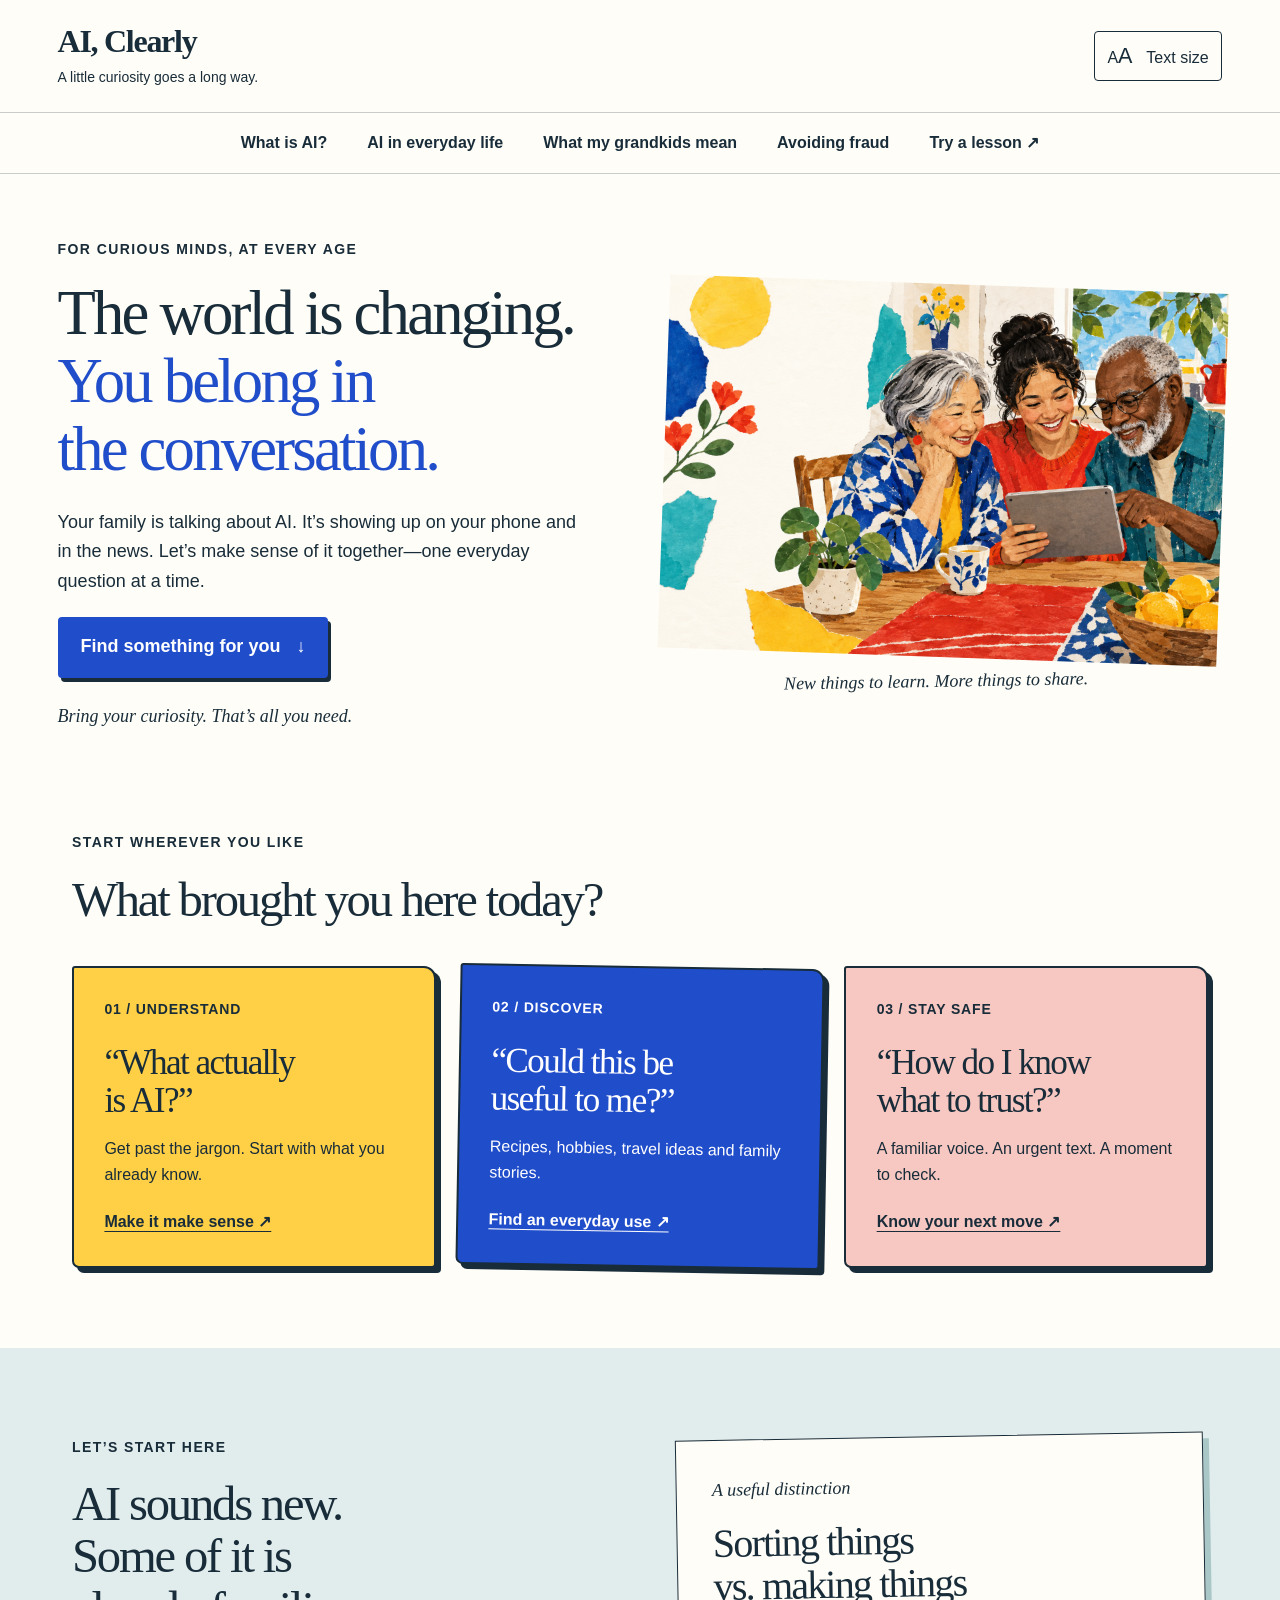
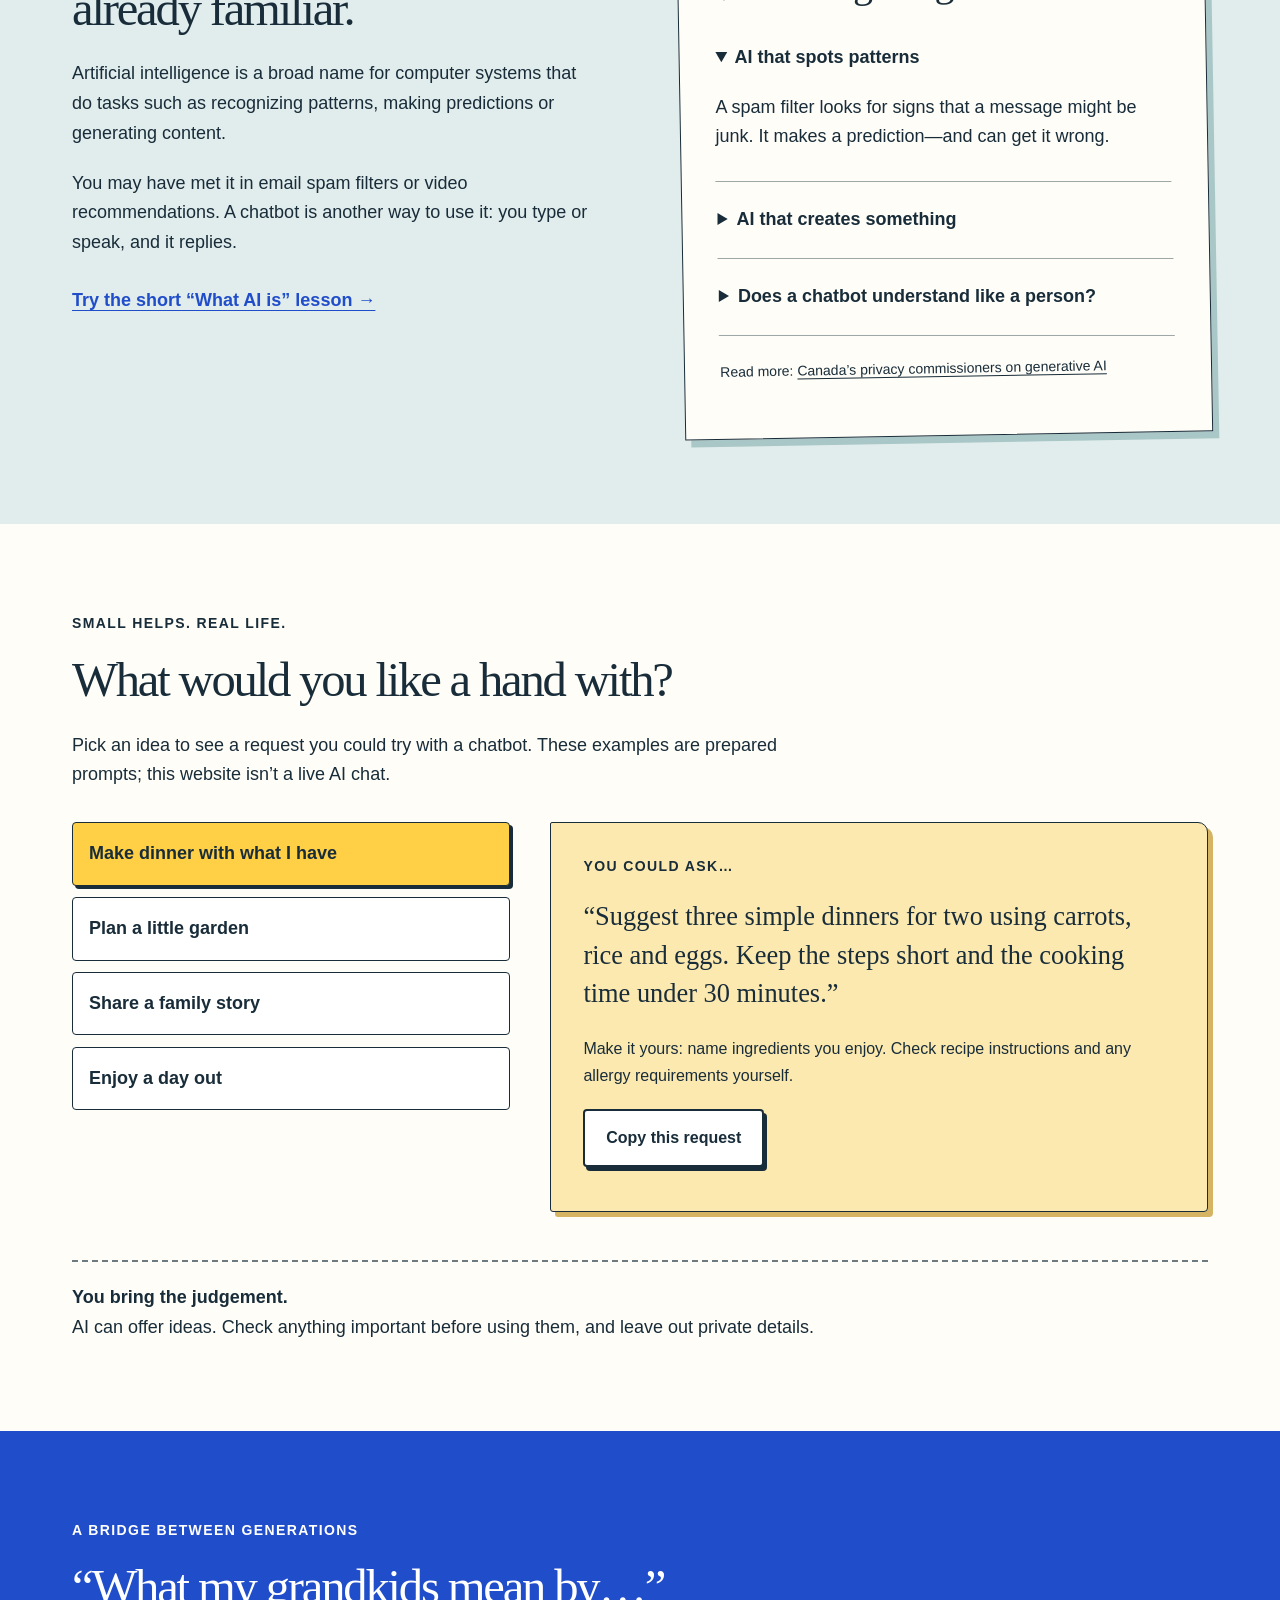
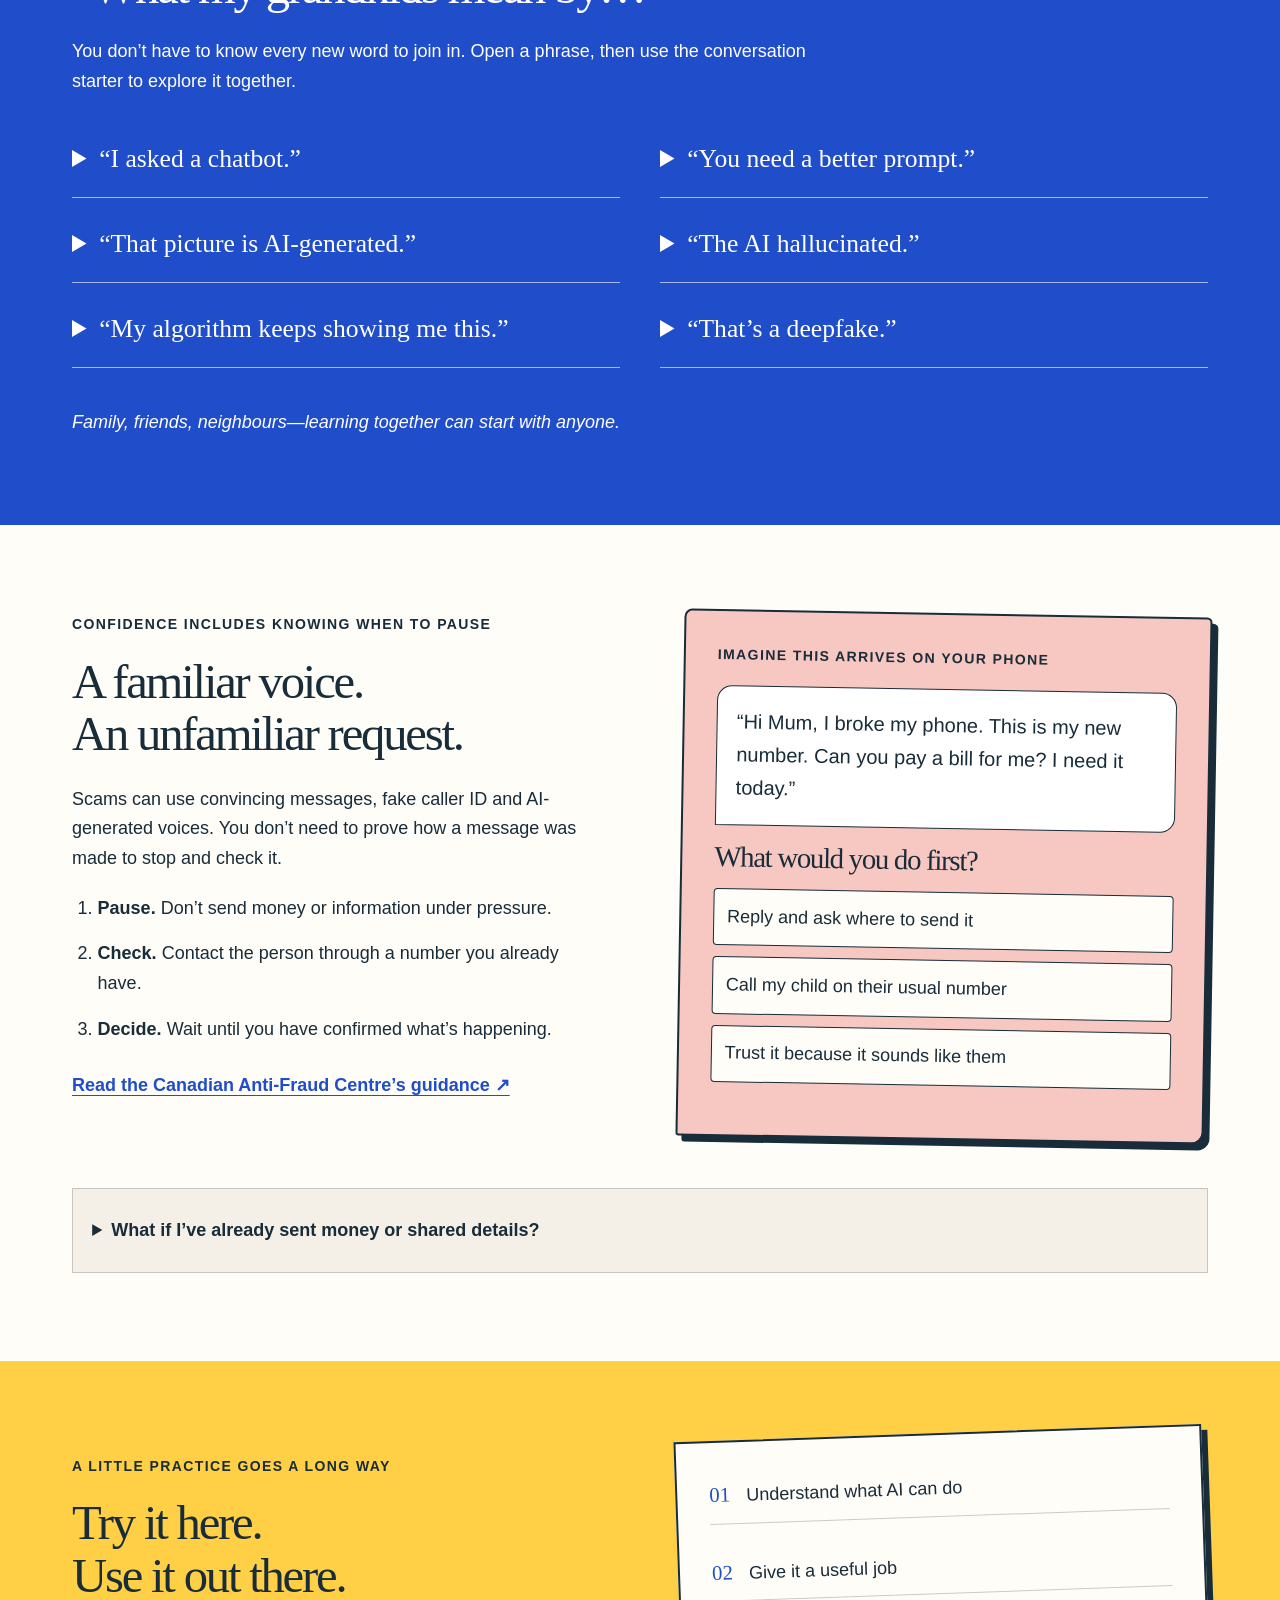
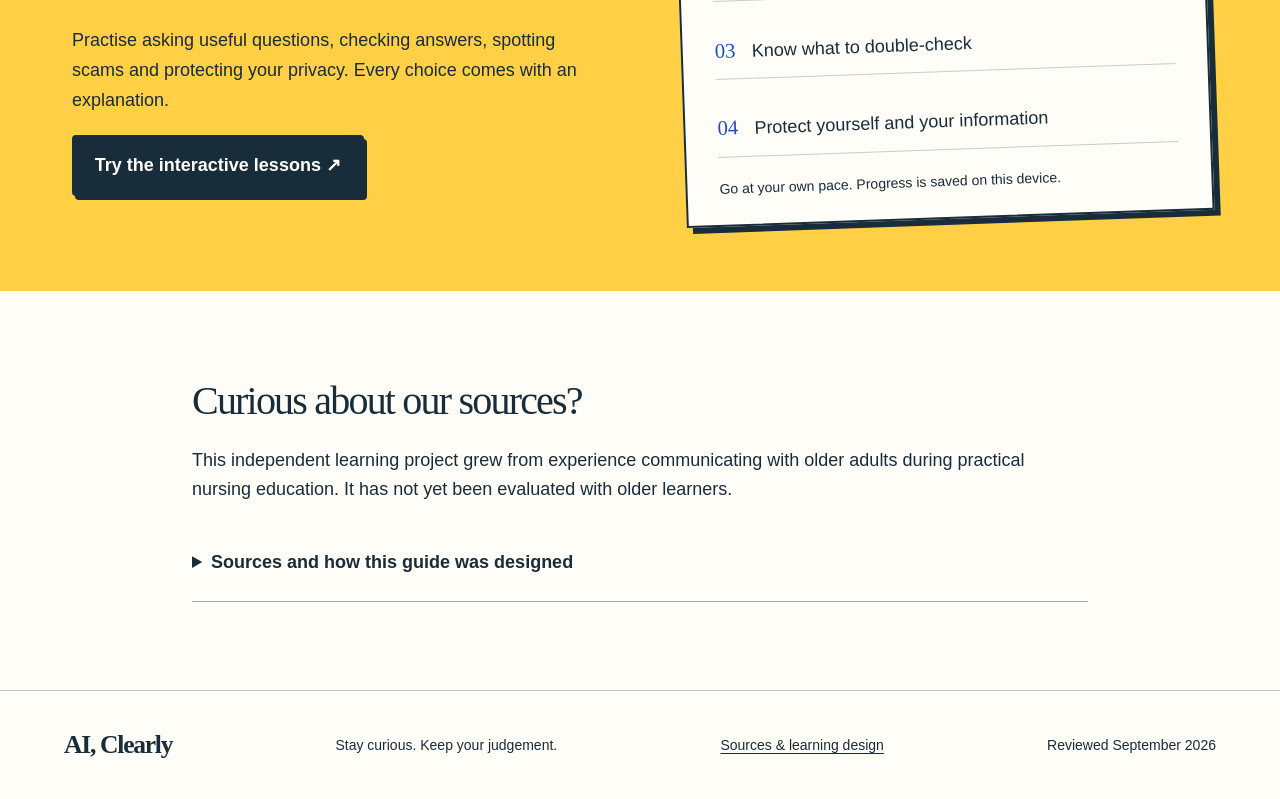
<file: docs/index.html>
<!doctype html>
<html lang="en"><head><meta charset="utf-8"><meta name="viewport" content="width=device-width,initial-scale=1"><title>AI, Clearly — A little curiosity goes a long way</title><meta name="description" content="Explore AI for everyday life. Friendly explanations, family conversations, fraud prevention and short interactive lessons for older adults."><meta name="theme-color" content="#204dca"><link rel="icon" href="favicon.svg" type="image/svg+xml"><link rel="stylesheet" href="home.css"></head>
<body><a href="#main" class="skip">Skip to content</a>
<header><a class="brand" href="index.html">AI, Clearly<span>A little curiosity goes a long way.</span></a><button id="size" type="button" aria-pressed="false">A<span class="larger">A</span> Text size</button></header>
<nav class="main-nav" aria-label="Main navigation"><a href="#what-is-ai">What is AI?</a><a href="#everyday">AI in everyday life</a><a href="#family">What my grandkids mean</a><a href="#fraud">Avoiding fraud</a><a href="lesson.html">Try a lesson <span aria-hidden="true">↗</span></a></nav>
<main id="main">
<section class="hero"><div class="hero-copy"><p class="eyebrow">For curious minds, at every age</p><h1>The world is changing.<br><em>You belong in<br>the conversation.</em></h1><p>Your family is talking about AI. It’s showing up on your phone and in the news. Let’s make sense of it together—one everyday question at a time.</p><a class="button" href="#explore">Find something for you <span aria-hidden="true">↓</span></a><p class="handnote">Bring your curiosity. That’s all you need.</p></div><figure class="hero-art"><img src="assets/family-collage.png" width="1536" height="1024" alt="Paper-cut illustration of two older adults and a younger family member enjoying a tablet together."><figcaption>New things to learn. More things to share.</figcaption></figure></section>
<section id="explore" class="explore wrap"><p class="eyebrow">Start wherever you like</p><h2>What brought you here today?</h2><div class="path-grid"><a class="path yellow" href="#what-is-ai"><span class="number">01 / UNDERSTAND</span><h3>“What actually<br>is AI?”</h3><p>Get past the jargon. Start with what you already know.</p><span class="path-link">Make it make sense ↗</span></a><a class="path blue" href="#everyday"><span class="number">02 / DISCOVER</span><h3>“Could this be<br>useful to me?”</h3><p>Recipes, hobbies, travel ideas and family stories.</p><span class="path-link">Find an everyday use ↗</span></a><a class="path pink" href="#fraud"><span class="number">03 / STAY SAFE</span><h3>“How do I know<br>what to trust?”</h3><p>A familiar voice. An urgent text. A moment to check.</p><span class="path-link">Know your next move ↗</span></a></div></section>
<section id="what-is-ai" class="understand section"><div class="wrap two-col"><div><p class="eyebrow">Let’s start here</p><h2>AI sounds new.<br>Some of it is<br>already familiar.</h2><p>Artificial intelligence is a broad name for computer systems that do tasks such as recognizing patterns, making predictions or generating content.</p><p>You may have met it in email spam filters or video recommendations. A chatbot is another way to use it: you type or speak, and it replies.</p><a class="text-link" href="lesson.html#1">Try the short “What AI is” lesson →</a></div><div class="paper"><span class="handnote">A useful distinction</span><h3>Sorting things<br>vs. making things</h3><details open><summary>AI that spots patterns</summary><p>A spam filter looks for signs that a message might be junk. It makes a prediction—and can get it wrong.</p></details><details><summary>AI that creates something</summary><p>Generative AI produces new text, pictures or audio using patterns learned during training. Ask for a birthday poem and it creates one, rather than simply finding an existing poem.</p></details><details><summary>Does a chatbot understand like a person?</summary><p>It can follow instructions and produce helpful explanations. But fluent conversation is not proof of human understanding, feelings or accuracy. Check facts that matter.</p></details><p class="source">Read more: <a href="https://www.priv.gc.ca/en/privacy-topics/technology/artificial-intelligence/gd_principles_ai/">Canada’s privacy commissioners on generative AI</a></p></div></div></section>
<section id="everyday" class="section wrap"><p class="eyebrow">Small helps. Real life.</p><h2>What would you like a hand with?</h2><p class="intro">Pick an idea to see a request you could try with a chatbot. These examples are prepared prompts; this website isn’t a live AI chat.</p><div class="everyday-layout"><div class="idea-buttons" role="group" aria-label="Choose an everyday activity"><button type="button" data-idea="dinner" aria-pressed="true">Make dinner with what I have</button><button type="button" data-idea="garden" aria-pressed="false">Plan a little garden</button><button type="button" data-idea="stories" aria-pressed="false">Share a family story</button><button type="button" data-idea="trip" aria-pressed="false">Enjoy a day out</button></div><article class="prompt-paper" aria-live="polite"><p class="eyebrow">You could ask…</p><blockquote id="prompt"></blockquote><p id="promptTip"></p><button class="button secondary" id="copy" type="button">Copy this request</button><span id="copyStatus" role="status"></span></article></div><div class="note-strip"><strong>You bring the judgement.</strong> AI can offer ideas. Check anything important before using them, and leave out private details.</div></section>
<section id="family" class="family section"><div class="wrap"><p class="eyebrow">A bridge between generations</p><h2>“What my grandkids mean by…”</h2><p class="intro">You don’t have to know every new word to join in. Open a phrase, then use the conversation starter to explore it together.</p><div class="word-grid"><details><summary>“I asked a chatbot.”</summary><p>A chatbot is a tool you can have a written or spoken conversation with. Some generate replies using AI. A friendly reply doesn’t mean there is a person on the other end.</p><p class="conversation"><strong>Ask them:</strong> “What do you find it useful for? Can you show me?”</p></details><details><summary>“You need a better prompt.”</summary><p>A prompt is the request or information you give an AI. Saying what you need, what matters and how you want the answer can help it respond usefully.</p><p class="conversation"><strong>Try together:</strong> Ask for a birthday message, then ask for a funnier version.</p></details><details><summary>“That picture is AI-generated.”</summary><p>AI made or changed the picture. It may look like a photograph of something that never happened. Looks alone may not reveal whether it’s real.</p><p class="conversation"><strong>Ask them:</strong> “Where did it come from? Can we find the original?”</p></details><details><summary>“The AI hallucinated.”</summary><p>That means it generated false or unsupported information. It might invent a fact or a source while sounding completely confident.</p><p class="conversation"><strong>Ask them:</strong> “How did you check the answer?”</p></details><details><summary>“My algorithm keeps showing me this.”</summary><p>An algorithm is a set of steps a computer follows. Here, they mean a recommendation system choosing what appears in their feed. Not every algorithm is AI.</p><p class="conversation"><strong>Ask them:</strong> “Do you think we see the same news and videos?”</p></details><details><summary>“That’s a deepfake.”</summary><p>AI-generated or altered audio, images or video can make a real person appear to say or do something they didn’t. Some are entertainment; others are deceptive.</p><p class="conversation"><strong>Try together:</strong> Agree to verify unusual requests using a number you already know.</p></details></div><p class="family-note">Family, friends, neighbours—learning together can start with anyone.</p></div></section>
<section id="fraud" class="section wrap"><div class="two-col"><div><p class="eyebrow">Confidence includes knowing when to pause</p><h2>A familiar voice.<br>An unfamiliar request.</h2><p>Scams can use convincing messages, fake caller ID and AI-generated voices. You don’t need to prove how a message was made to stop and check it.</p><ol class="routine"><li><strong>Pause.</strong> Don’t send money or information under pressure.</li><li><strong>Check.</strong> Contact the person through a number you already have.</li><li><strong>Decide.</strong> Wait until you have confirmed what’s happening.</li></ol><a class="text-link" href="https://antifraudcentre-centreantifraude.ca/scams-fraudes/emergency-urgence-eng.htm">Read the Canadian Anti-Fraud Centre’s guidance ↗</a></div><article class="message-card"><p class="eyebrow">Imagine this arrives on your phone</p><blockquote>“Hi Mum, I broke my phone. This is my new number. Can you pay a bill for me? I need it today.”</blockquote><h3>What would you do first?</h3><div class="fraud-choices"><button type="button" data-safe="false">Reply and ask where to send it</button><button type="button" data-safe="true">Call my child on their usual number</button><button type="button" data-safe="false">Trust it because it sounds like them</button></div><p id="fraudFeedback" role="status"></p><button id="fraudReset" type="button" class="text-button" hidden>Try the scenario again</button></article></div><details class="help-details"><summary>What if I’ve already sent money or shared details?</summary><p>Contact your financial institution promptly using its official number. Save the messages and payment details, and report the incident to local police and the Canadian Anti-Fraud Centre. You deserve support; these scams are designed to be convincing.</p><a href="https://antifraudcentre-centreantifraude.ca/report-signalez-eng.htm">Official reporting steps ↗</a></details></section>
<section class="lesson-banner"><div class="wrap two-col"><div><p class="eyebrow">A little practice goes a long way</p><h2>Try it here.<br>Use it out there.</h2><p>Practise asking useful questions, checking answers, spotting scams and protecting your privacy. Every choice comes with an explanation.</p><a class="button light" href="lesson.html">Try the interactive lessons ↗</a></div><div class="lesson-list"><p><span>01</span> Understand what AI can do</p><p><span>02</span> Give it a useful job</p><p><span>03</span> Know what to double-check</p><p><span>04</span> Protect yourself and your information</p><small>Go at your own pace. Progress is saved on this device.</small></div></div></section>
<section id="sources" class="section wrap sources"><h2>Curious about our sources?</h2><p>This independent learning project grew from experience communicating with older adults during practical nursing education. It has not yet been evaluated with older learners.</p><details><summary>Sources and how this guide was designed</summary><p>Short explanations, everyday choices and immediate feedback help connect new concepts to familiar situations. Our next step is voluntary usability feedback from older adults. Examples are fictional; the homepage artwork is AI-generated.</p><ul><li><a href="https://antifraudcentre-centreantifraude.ca/scams-fraudes/emergency-urgence-eng.htm">Canadian Anti-Fraud Centre — emergency and family impersonation scams</a></li><li><a href="https://www.priv.gc.ca/en/privacy-topics/technology/artificial-intelligence/gd_principles_ai/">Canadian privacy commissioners — generative AI and privacy</a></li><li><a href="https://www.nist.gov/publications/artificial-intelligence-risk-management-framework-generative-artificial-intelligence">NIST — Generative AI Risk Management Profile</a></li><li><a href="https://doi.org/10.1145/3442188.3445922">Bender and colleagues — On the Dangers of Stochastic Parrots (2021)</a></li></ul><p>Learning goals: explain a chatbot’s limitations; make a useful prompt; verify an important claim independently; respond safely to a suspicious family request; identify information to keep private.</p><p>Visual inspiration: <a href="https://calgaryseniors.org/">Calgary Seniors</a>. This project is independent and is not affiliated with or endorsed by Calgary Seniors. Its artwork and branding have not been reused.</p></details></section>
</main><footer><a class="brand" href="index.html">AI, Clearly</a><p>Stay curious. Keep your judgement.</p><a href="#sources">Sources &amp; learning design</a><span>Reviewed September 2026</span></footer><script src="home.js"></script></body></html>
</file>
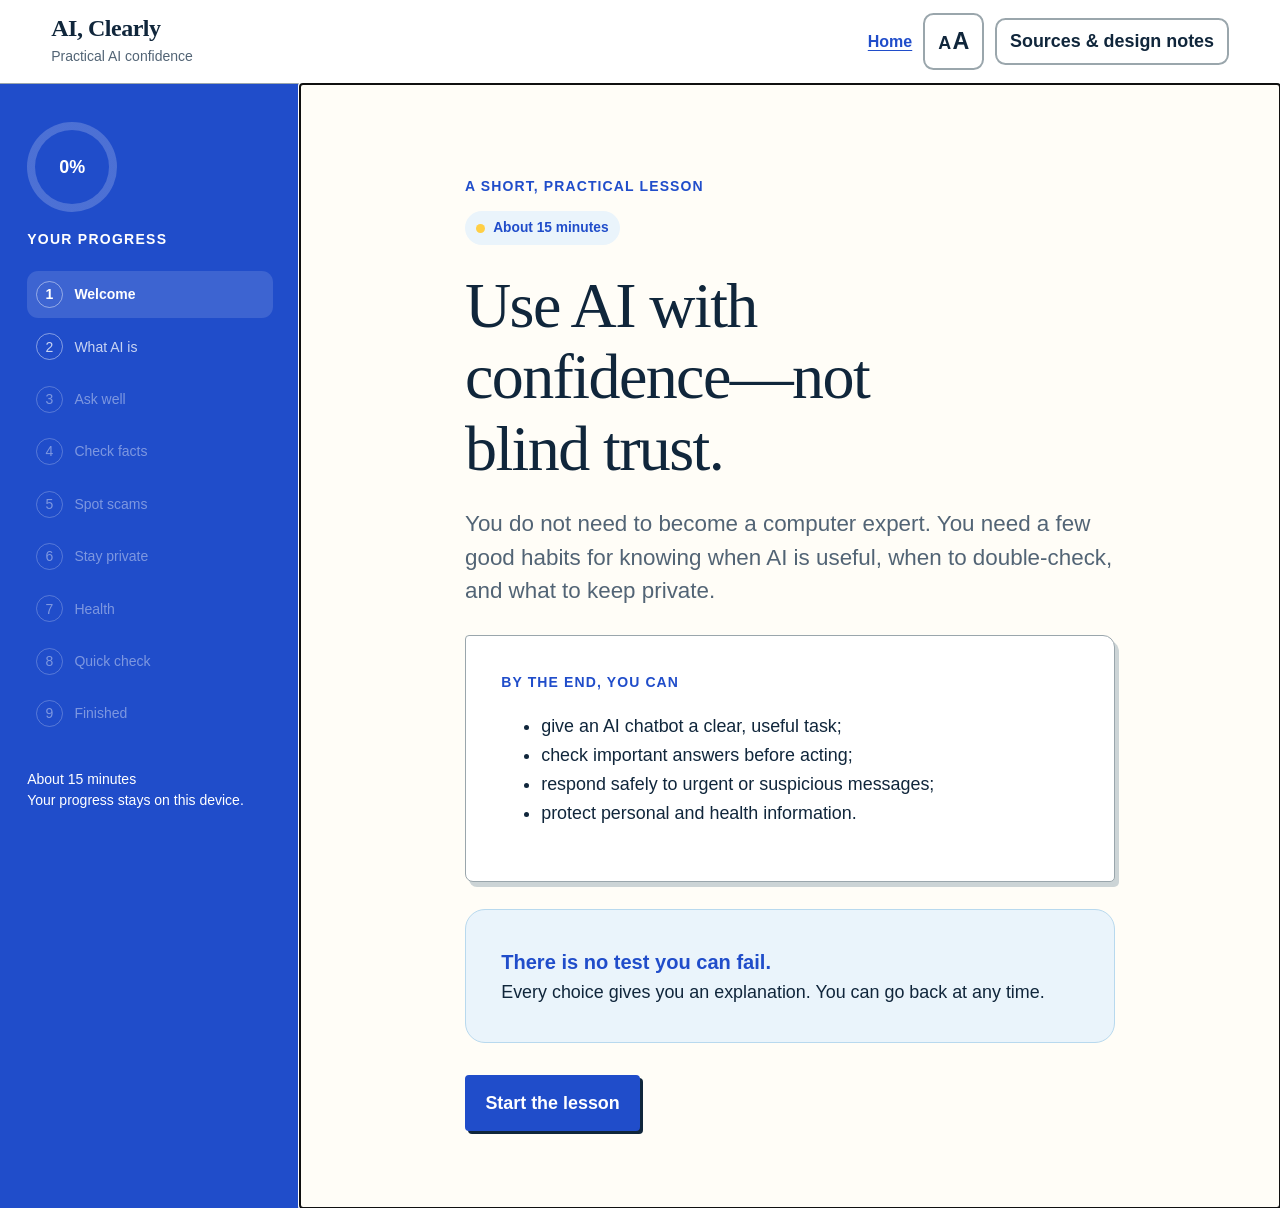
<file: docs/lesson.html>
<!doctype html>
<html lang="en">
<head>
  <meta charset="utf-8">
  <meta name="viewport" content="width=device-width, initial-scale=1">
  <meta name="description" content="A friendly, practical lesson for older adults about using generative AI safely and confidently.">
  <meta name="theme-color" content="#0f4c81">
  <link rel="icon" type="image/svg+xml" href="data:image/svg+xml,%3Csvg xmlns='http://www.w3.org/2000/svg' viewBox='0 0 64 64'%3E%3Crect width='64' height='64' rx='16' fill='%230f4c81'/%3E%3Cpath d='M19 38c7-15 19-15 26 0' fill='none' stroke='%23fff' stroke-width='6' stroke-linecap='round'/%3E%3Ccircle cx='32' cy='26' r='6' fill='%23ffb000'/%3E%3C/svg%3E">
  <title>AI, Clearly — A practical guide for older adults</title>
  <link rel="stylesheet" href="styles.css"><link rel="stylesheet" href="lesson-theme.css">
</head>
<body>
  <a class="skip-link" href="#lesson">Skip to the lesson</a>
  <header class="topbar">
    <a class="brand" href="index.html" aria-label="AI, Clearly home">
      <span class="brand-mark" aria-hidden="true"><span></span></span>
      <span><strong>AI, Clearly</strong><small>Practical AI confidence</small></span>
    </a>
    <div class="top-actions"><a href="index.html" class="home-link">Home</a>
      <button class="text-size" id="textSize" type="button" aria-label="Make text larger">A<span>A</span></button>
      <button class="quiet-button" id="notesButton" type="button">Sources &amp; design notes</button>
    </div>
  </header>
  <div class="app-shell">
    <aside class="lesson-nav" aria-label="Lesson progress">
      <div class="compass" aria-hidden="true"><div class="compass-face"><span id="progressNumber">0%</span></div></div>
      <p class="eyebrow">Your progress</p>
      <nav id="stepNav"></nav>
      <p class="nav-note">About 15 minutes<br>Your progress stays on this device.</p>
    </aside>
    <main id="lesson" class="lesson" tabindex="-1"><div id="lessonContent" aria-live="polite"></div></main>
  </div>
  <dialog id="notesDialog" class="notes-dialog">
    <form method="dialog"><button class="dialog-close" aria-label="Close">×</button></form>
    <p class="eyebrow">Behind the lesson</p>
    <h2>Designed for useful confidence—not fear</h2>
    <p>This prototype is for older adults who may be curious about AI but do not want technical jargon. It uses large type, concrete examples, immediate feedback, and repetition of safety-critical actions.</p>
    <h3>Measurable learning outcomes</h3>
    <p>After the lesson, a learner should be able to:</p>
    <ol class="outcome-list">
      <li>Describe a chatbot as a tool that generates likely responses, not a person or truth machine.</li>
      <li>Name two useful, low-risk tasks for AI.</li>
      <li>Use the <strong>Pause → Check → Decide</strong> routine before acting on important AI output.</li>
      <li>Recognize an urgent family-money request as a reason to verify through a known contact.</li>
      <li>Keep identifying, financial, and detailed health information out of casual chatbot prompts.</li>
    </ol>
    <h3>Evidence base</h3>
    <ul class="source-list">
      <li><a href="https://antifraudcentre-centreantifraude.ca/scams-fraudes/emergency-urgence-eng.htm" target="_blank" rel="noreferrer">Canadian Anti-Fraud Centre: Emergency and grandparent fraud</a></li>
      <li><a href="https://www.priv.gc.ca/en/privacy-topics/technology/artificial-intelligence/gd_principles_ai/" target="_blank" rel="noreferrer">Privacy Commissioner of Canada: Privacy-protective generative AI principles</a></li>
      <li><a href="https://www.who.int/publications/i/item/9789240084759" target="_blank" rel="noreferrer">World Health Organization: Guidance on generative AI for health</a></li>
      <li><a href="https://www.nist.gov/publications/artificial-intelligence-risk-management-framework-generative-artificial-intelligence" target="_blank" rel="noreferrer">NIST: Generative AI risk management profile</a></li>
      <li><a href="https://doi.org/10.1145/3442188.3445922" target="_blank" rel="noreferrer">Bender et al.: “On the Dangers of Stochastic Parrots”</a></li>
    </ul>
    <p class="small-note">This is an educational prototype, not medical, legal, financial, or cybersecurity advice. Content last reviewed September 2026.</p>
  </dialog>
  <template id="safetyCardTemplate">
    <section class="print-card">
      <p class="eyebrow">Keep this beside your computer</p>
      <h1>Pause → Check → Decide</h1>
      <div><strong>Pause</strong><span>Urgency is a warning sign. Do not send money or information yet.</span></div>
      <div><strong>Check</strong><span>Use a source or phone number you already trust—not one supplied in the message.</span></div>
      <div><strong>Decide</strong><span>Act only after you have confirmed the important details.</span></div>
      <p>AI can help you think. It should not make high-stakes decisions for you.</p>
    </section>
  </template>
  <script src="app.js"></script>
</body>
</html>
</file>
<file: docs/home.css>
:root{--ink:#182c39;--blue:#204dca;--yellow:#ffcf45;--pink:#f7c7c1;--paper:#fffdf7;--body-size:1.125rem}*{box-sizing:border-box}html{scroll-behavior:smooth;scroll-padding-top:1rem}body{margin:0;background:var(--paper);color:var(--ink);font:var(--body-size)/1.65 'Trebuchet MS',Arial,sans-serif}a{color:inherit;text-underline-offset:.2em}button{font:inherit;color:inherit;cursor:pointer}button,a,summary{-webkit-tap-highlight-color:transparent}button:focus-visible,a:focus-visible,summary:focus-visible{outline:4px solid #df4427;outline-offset:5px}button:disabled{cursor:default}.skip{position:absolute;left:1rem;top:-10rem;background:white;padding:1rem;z-index:10}.skip:focus{top:1rem}header{max-width:1440px;margin:auto;display:flex;justify-content:space-between;align-items:center;gap:1rem;padding:1.5rem 4.5%}.brand{text-decoration:none;font:bold 2rem/1.1 Georgia,serif;letter-spacing:-.08rem}.brand span{display:block;font: .875rem/1.5 'Trebuchet MS',sans-serif;letter-spacing:0;margin-top:.5rem}#size{background:transparent;border:1.5px solid var(--ink);border-radius:4px;padding:.4rem .8rem;min-height:48px;font-size:1rem;white-space:nowrap}.larger{font-size:1.35em;margin-right:.45em}.main-nav{border-top:1px solid #c8cdc9;border-bottom:1px solid #c8cdc9;display:flex;justify-content:center;flex-wrap:wrap;gap:0 2.5rem;padding:.5rem 1rem}.main-nav a{font-weight:bold;font-size:1rem;text-decoration:none;padding:.55rem 0}.main-nav a:hover{text-decoration:underline}.hero{max-width:1440px;margin:auto;display:grid;grid-template-columns:1.04fr 1fr;align-items:center;gap:1.5rem;padding:4rem 4.5% 3rem}.eyebrow{font-weight:bold;font-size:.875rem;letter-spacing:.1em;text-transform:uppercase;margin:0 0 1.2rem}h1,h2,h3{font-family:Georgia,'Times New Roman',serif;line-height:1.08;font-weight:normal;letter-spacing:-.045em}h1{font-size:clamp(2.65rem,4.9vw,4.5rem);margin:0 0 1.5rem}h1 em{font-style:normal;color:var(--blue)}h2{font-size:clamp(2.2rem,3.8vw,3.6rem);margin:0 0 1.5rem}h3{font-size:2rem;margin:1rem 0}p{margin:0 0 1.25rem}.hero-copy>p:not(.eyebrow){max-width:33rem}.button{display:inline-flex;align-items:center;justify-content:center;gap:1rem;background:var(--blue);border:2px solid var(--blue);color:white;padding:.85rem 1.3rem;min-height:52px;text-decoration:none;font-weight:bold;border-radius:4px;box-shadow:3px 4px 0 var(--ink);transition:transform .16s}.button:hover{transform:translateY(-3px)}.handnote{font-family:Georgia,serif;font-style:italic;font-size:1.125rem}.hero-copy .handnote{margin-top:1.5rem}.hero-art{margin:0;transform:rotate(2deg)}.hero-art img{width:100%;height:auto;display:block;mix-blend-mode:multiply}.hero-art figcaption{font-family:Georgia,serif;font-style:italic;text-align:center;padding:.6rem;transform:rotate(-3deg)}.wrap{max-width:1200px;margin:auto;padding-left:2rem;padding-right:2rem}.section{padding-top:5.5rem;padding-bottom:5.5rem}.explore{padding-top:2rem;padding-bottom:5rem}.path-grid{display:grid;grid-template-columns:repeat(3,1fr);gap:1.4rem;margin-top:2.5rem}.path{display:flex;flex-direction:column;text-decoration:none;padding:1.9rem;border:2px solid var(--ink);border-radius:3px 12px 4px 7px;box-shadow:5px 5px 0 var(--ink);transition:transform .18s}.path:hover{transform:translateY(-7px) rotate(-1deg)}.path:nth-child(2){transform:rotate(1deg)}.path:nth-child(2):hover{transform:translateY(-7px)}.path .number{font-size:.875rem;font-weight:bold;letter-spacing:.06em}.path h3{font-size:2.2rem;margin:1.4rem 0 1rem}.path p{font-size:1rem}.path-link{margin-top:auto;text-decoration:underline;font-weight:bold;font-size:1rem}.yellow{background:var(--yellow)}.blue{background:var(--blue);color:white}.pink{background:var(--pink)}.two-col{display:grid;grid-template-columns:1fr 1fr;gap:5rem;align-items:start}.understand{background:#e1ecec}.paper{background:var(--paper);padding:2.2rem;border:1px solid var(--ink);box-shadow:6px 7px 0 #a9c7c7;transform:rotate(-1deg)}.paper h3{font-size:2.5rem}.text-link{display:inline-block;font-weight:bold;color:var(--blue);margin-top:.5rem}.paper details{transform:rotate(1deg)}details{border-bottom:1px solid #9da7a6;padding:1rem 0}summary{font-weight:bold;cursor:pointer;min-height:44px;display:list-item;align-content:center;padding-right:.5rem}details p{margin:.8rem 0}.source{font-size:.875rem;margin-top:1.3rem!important}.intro{max-width:47rem}.everyday-layout{display:grid;grid-template-columns:.8fr 1.2fr;gap:2.5rem;margin-top:2rem}.idea-buttons{display:grid;gap:.7rem;align-content:start}.idea-buttons button{min-height:60px;padding:1rem;text-align:left;border:1.5px solid var(--ink);border-radius:4px;background:white;font-weight:bold}.idea-buttons button[aria-pressed=true]{background:var(--yellow);box-shadow:3px 3px 0 var(--ink)}.prompt-paper{background:#fce9b0;padding:2rem;border:1px solid var(--ink);border-radius:2px 10px 4px 3px;box-shadow:5px 5px 0 #d5b564}.prompt-paper blockquote{font:1.65rem/1.45 Georgia,serif;margin:0 0 1.5rem}.prompt-paper>p:not(.eyebrow){font-size:1rem}.button.secondary{background:white;color:var(--ink);border-color:var(--ink);font-size:1rem}#copyStatus{display:block;font-size:1rem;margin-top:.8rem}.note-strip{border-top:2px dashed #6d7b80;margin-top:3rem;padding-top:1.3rem}.note-strip strong{display:block}.family{background:var(--blue);color:white}.word-grid{display:grid;grid-template-columns:1fr 1fr;gap:1rem 2.5rem;margin-top:2rem}.word-grid details{border-color:#a7b6eb;padding:.5rem 0 1rem}.word-grid summary{font:1.6rem/1.4 Georgia,serif}.word-grid p{font-size:1rem}.conversation{border-left:3px solid var(--yellow);padding-left:1rem}.family-note{font-style:italic;margin:2.5rem 0 0}.routine{padding-left:1.6rem}.routine li{margin:1rem 0}.message-card{padding:2rem;background:var(--pink);border:2px solid var(--ink);border-radius:8px 5px 12px 3px;box-shadow:6px 6px 0 var(--ink);transform:rotate(1deg)}.message-card blockquote{background:white;border:1px solid var(--ink);border-radius:15px 15px 15px 0;margin:0;padding:1.2rem;font-size:1.25rem}.message-card h3{font-size:1.8rem}.fraud-choices{display:grid;gap:.7rem}.fraud-choices button{background:var(--paper);text-align:left;padding:.8rem;border:1.5px solid var(--ink);border-radius:4px;min-height:48px}.fraud-choices button:hover:not(:disabled){background:#fff0af}.fraud-choices button.correct{background:#d5eee0;border:3px solid #246442}.fraud-choices button.wrong{border:3px solid #a33328}#fraudFeedback:not(:empty){margin:1.3rem 0 0;font-weight:bold}.text-button{background:transparent;border:0;text-decoration:underline;padding:.6rem 0;min-height:44px}.help-details{margin-top:3rem;padding:1.2rem;background:#f4f0e7;border:1px solid #c8c5be}.lesson-banner{background:var(--yellow);padding:4.5rem 0}.lesson-banner .two-col{align-items:center}.button.light{background:var(--ink);border-color:var(--ink)}.lesson-list{border:2px solid var(--ink);padding:1.5rem 2rem;background:var(--paper);transform:rotate(-2deg);box-shadow:6px 6px 0 var(--ink)}.lesson-list p{border-bottom:1px solid #c8cdc9;padding:.7rem 0}.lesson-list span{font-family:Georgia,serif;margin-right:.7rem;font-size:1.3rem;color:var(--blue)}.lesson-list small{font-size:.875rem;display:block}.sources{max-width:960px}.sources h2{font-size:2.5rem}.sources li{margin-bottom:.8rem}footer{padding:2.5rem 5%;border-top:1px solid #bac1c0;display:flex;align-items:center;justify-content:space-between;gap:1.5rem;flex-wrap:wrap;font-size:.875rem}footer p{margin:0}footer .brand{font-size:1.6rem}html.large{font-size:120%}@media(max-width:950px){.hero{grid-template-columns:1.15fr .85fr;padding-top:2.5rem}.two-col{gap:2rem}.main-nav{gap:0 1.2rem}.path{padding:1.2rem}.path h3{font-size:1.8rem}.path-grid{gap:1rem}}@media(max-width:700px){header{padding:1.2rem}.brand{font-size:1.7rem}.brand span{max-width:13rem}.main-nav{justify-content:flex-start;padding:.6rem 1.2rem;gap:0 1.4rem}.main-nav a{font-size:.9375rem}.hero{display:flex;flex-direction:column;padding:2rem 1.2rem;gap:1rem;align-items:stretch}h1{font-size:2.8rem}.hero-art{max-width:480px;align-self:center}.wrap{padding-left:1.2rem;padding-right:1.2rem}.path-grid,.two-col,.everyday-layout,.word-grid{grid-template-columns:1fr}.path-grid{gap:1.5rem}.path{padding:1.5rem}.path h3 br{display:none}.path h3{font-size:2rem}.section{padding-top:3.2rem;padding-bottom:3.2rem}.explore{padding-bottom:3.5rem}.paper,.message-card{padding:1.5rem}.lesson-banner{padding:3rem 0}.prompt-paper{padding:1.5rem}.prompt-paper blockquote{font-size:1.4rem}footer{align-items:flex-start;flex-direction:column}}@media(prefers-reduced-motion:reduce){html{scroll-behavior:auto}*,*::before,*::after{transition:none!important;animation:none!important}}
</file>
<file: docs/styles.css>
:root {
  --ink: #10263b; --muted: #526475; --blue: #0f4c81; --blue-bright: #176eb1;
  --blue-soft: #eaf4fb; --orange: #f2a900; --orange-soft: #fff2cc;
  --green: #16745a; --green-soft: #e6f5ef; --red: #a93434; --red-soft: #fcebea;
  --paper: #fff; --canvas: #f4f8fb; --line: #cbd9e4;
  --shadow: 0 22px 55px rgba(15, 76, 129, .12); --body-size: 1.12rem;
}
* { box-sizing: border-box; }
html { font-size: 100%; scroll-behavior: smooth; }
body { margin: 0; background: var(--canvas); color: var(--ink); font-family: "Atkinson Hyperlegible Next", "Avenir Next", Arial, sans-serif; font-size: var(--body-size); line-height: 1.62; }
button, input { font: inherit; } button { color: inherit; } a { color: var(--blue); text-underline-offset: .18em; }
a:focus-visible, button:focus-visible { outline: 4px solid var(--orange); outline-offset: 3px; }
.skip-link { position: fixed; top: .5rem; left: .5rem; z-index: 20; transform: translateY(-150%); background: var(--ink); color: white; padding: .7rem 1rem; border-radius: .5rem; }
.skip-link:focus { transform: translateY(0); }
.topbar { height: 84px; display: flex; align-items: center; justify-content: space-between; padding: 0 clamp(1rem, 4vw, 4rem); background: var(--paper); border-bottom: 1px solid var(--line); }
.brand { display: flex; align-items: center; gap: .8rem; color: var(--ink); text-decoration: none; }
.brand strong { display: block; font-size: 1.22rem; letter-spacing: -.02em; line-height: 1.1; }
.brand small { display: block; color: var(--muted); font-size: .78rem; margin-top: .22rem; }
.brand-mark { width: 47px; height: 47px; display: grid; place-items: center; border-radius: 14px; background: var(--blue); }
.brand-mark::before { content: ""; width: 25px; height: 13px; border: 4px solid white; border-top: 0; border-radius: 0 0 18px 18px; }
.brand-mark span { position: absolute; width: 8px; height: 8px; border-radius: 50%; background: var(--orange); transform: translateY(-7px); }
.top-actions { display: flex; align-items: center; gap: .7rem; }
.text-size, .quiet-button { border: 2px solid var(--line); background: white; border-radius: .65rem; min-height: 44px; padding: .45rem .8rem; font-weight: 700; cursor: pointer; }
.text-size span { font-size: 1.3em; margin-left: .08rem; }
.quiet-button:hover, .text-size:hover { border-color: var(--blue); background: var(--blue-soft); }
.app-shell { min-height: calc(100vh - 84px); display: grid; grid-template-columns: 300px minmax(0, 1fr); }
.lesson-nav { padding: 2.4rem 1.7rem; background: var(--blue); color: white; }
.compass { width: 90px; height: 90px; padding: 8px; border-radius: 50%; background: conic-gradient(var(--orange) var(--progress, 0%), rgba(255,255,255,.2) 0); }
.compass-face { width: 100%; height: 100%; display: grid; place-items: center; border-radius: 50%; background: var(--blue); font-weight: 800; }
.eyebrow { margin: 1rem 0 .5rem; color: inherit; text-transform: uppercase; letter-spacing: .09em; font-size: .78rem; font-weight: 800; }
.lesson-nav nav { margin-top: 1.25rem; display: grid; gap: .35rem; }
.nav-step { display: grid; grid-template-columns: 28px 1fr; align-items: center; gap: .65rem; width: 100%; border: 0; border-radius: .7rem; padding: .62rem .55rem; background: transparent; color: rgba(255,255,255,.76); text-align: left; cursor: pointer; font-size: .9rem; }
.nav-step span:first-child { display: grid; place-items: center; width: 27px; height: 27px; border: 1px solid rgba(255,255,255,.45); border-radius: 50%; font-size: .75rem; }
.nav-step.current { color: white; background: rgba(255,255,255,.13); font-weight: 800; }
.nav-step.done { color: white; } .nav-step.done span:first-child { border-color: var(--orange); background: var(--orange); color: var(--ink); }
.nav-note { margin-top: 2rem; color: rgba(255,255,255,.74); font-size: .78rem; line-height: 1.5; }
.lesson { display: grid; place-items: start center; padding: clamp(2rem, 6vw, 5.6rem); background: radial-gradient(circle at 84% 6%, #dcedf8 0, transparent 26%), var(--canvas); }
.lesson-panel { width: min(810px, 100%); }
.lesson-count { color: var(--blue); font-weight: 800; font-size: .86rem; text-transform: uppercase; letter-spacing: .08em; }
h1, h2, h3 { line-height: 1.12; letter-spacing: -.025em; }
h1 { margin: .55rem 0 1rem; font-size: clamp(2.35rem, 5vw, 4.5rem); max-width: 13ch; }
h2 { margin: .55rem 0 1rem; font-size: clamp(2rem, 4vw, 3.3rem); max-width: 17ch; }
h3 { margin-top: 1.8rem; font-size: 1.35rem; }
.lead { max-width: 650px; color: var(--muted); font-size: 1.25em; line-height: 1.5; }
.time-pill { display: inline-flex; gap: .5rem; align-items: center; margin-bottom: 1rem; color: var(--blue); background: var(--blue-soft); border-radius: 999px; padding: .35rem .7rem; font-size: .86rem; font-weight: 800; }
.time-pill::before { content: ""; width: 9px; height: 9px; border-radius: 50%; background: var(--orange); }
.learning-card, .scenario, .takeaway { margin: 1.7rem 0; padding: clamp(1.3rem, 4vw, 2.2rem); border: 1px solid var(--line); border-radius: 1.25rem; background: white; box-shadow: var(--shadow); }
.scenario { border-left: 7px solid var(--orange); }
.scenario-label { margin: 0 0 .4rem; color: var(--blue); font-size: .82rem; font-weight: 800; text-transform: uppercase; letter-spacing: .08em; }
.scenario blockquote { margin: .9rem 0; padding: 1rem 1.15rem; background: var(--canvas); border-radius: .8rem; font-size: 1.05em; }
.choice-list { display: grid; gap: .7rem; margin-top: 1.3rem; }
.choice { width: 100%; padding: 1rem 1.1rem; border: 2px solid var(--line); border-radius: .85rem; background: white; text-align: left; line-height: 1.35; cursor: pointer; transition: border-color .15s, transform .15s, background .15s; }
.choice:hover { transform: translateY(-1px); border-color: var(--blue-bright); background: var(--blue-soft); }
.choice.selected.correct, .choice.correct { border-color: var(--green); background: var(--green-soft); }
.choice.selected.wrong { border-color: var(--red); background: var(--red-soft); }
.choice:disabled { cursor: default; color: var(--ink); opacity: 1; }
.feedback { margin: 1rem 0 0; padding: 1rem 1.1rem; border-radius: .8rem; font-weight: 700; }
.feedback.correct { color: #0c563f; background: var(--green-soft); } .feedback.wrong { color: #7d2222; background: var(--red-soft); }
.button-row { display: flex; flex-wrap: wrap; gap: .75rem; margin-top: 2rem; }
.primary-button, .secondary-button { min-height: 53px; border-radius: .75rem; padding: .72rem 1.15rem; font-weight: 800; cursor: pointer; }
.primary-button { border: 2px solid var(--blue); background: var(--blue); color: white; } .primary-button:hover { background: #0a3b65; }
.primary-button:disabled { opacity: .45; cursor: not-allowed; }
.secondary-button { border: 2px solid var(--blue); background: white; color: var(--blue); } .secondary-button:hover { background: var(--blue-soft); }
.plain-button { border: 0; background: transparent; color: var(--blue); text-decoration: underline; cursor: pointer; padding: .7rem .2rem; font-weight: 800; }
.word-demo { display: flex; flex-wrap: wrap; align-items: center; gap: .55rem; font-size: 1.2em; font-weight: 800; }
.word-blank { min-width: 128px; padding: .2rem .6rem; color: var(--blue); background: var(--orange-soft); border-bottom: 3px solid var(--orange); }
.probability-bars { display: grid; gap: .75rem; margin-top: 1.25rem; }
.probability-bars div { display: grid; grid-template-columns: 90px 1fr 52px; align-items: center; gap: .7rem; }
.bar { height: 14px; background: var(--blue-soft); border-radius: 99px; overflow: hidden; } .bar i { display: block; height: 100%; background: var(--blue-bright); border-radius: inherit; }
.takeaway { box-shadow: none; background: var(--blue-soft); border-color: #b8d9ee; } .takeaway strong { display: block; color: var(--blue); font-size: 1.12em; }
.safety-routine { display: grid; grid-template-columns: repeat(3, 1fr); gap: .8rem; margin: 1.6rem 0; }
.safety-routine div { padding: 1.1rem; border-radius: 1rem; background: white; border: 1px solid var(--line); }
.safety-routine b { display: block; color: var(--blue); font-size: 1.15em; margin-bottom: .25rem; }
.privacy-grid { display: grid; grid-template-columns: 1fr 1fr; gap: .8rem; }
.privacy-item { padding: 1rem; border: 2px solid var(--line); border-radius: .9rem; background: white; }
.privacy-item p { margin: 0 0 .7rem; } .mini-actions { display: flex; gap: .5rem; }
.mini-actions button { flex: 1; border: 1px solid var(--line); background: var(--canvas); padding: .5rem; border-radius: .55rem; cursor: pointer; font-weight: 800; }
.privacy-item.safe { border-color: var(--green); background: var(--green-soft); } .privacy-item.private { border-color: var(--red); background: var(--red-soft); }
.score-card { display: grid; grid-template-columns: 150px 1fr; gap: 1.5rem; align-items: center; }
.score-ring { width: 140px; height: 140px; display: grid; place-items: center; border-radius: 50%; background: conic-gradient(var(--green) var(--score, 0%), var(--blue-soft) 0); }
.score-ring span { width: 112px; height: 112px; display: grid; place-items: center; border-radius: 50%; background: white; font-size: 1.7rem; font-weight: 900; }
.completion-mark { display: grid; place-items: center; width: 76px; height: 76px; border-radius: 50%; background: var(--green); color: white; font-size: 2.4rem; font-weight: 900; box-shadow: 0 0 0 11px var(--green-soft); }
.notes-dialog { width: min(760px, calc(100% - 2rem)); max-height: 86vh; padding: clamp(1.5rem, 4vw, 2.5rem); border: 0; border-radius: 1.2rem; color: var(--ink); box-shadow: 0 32px 90px rgba(4, 30, 52, .28); }
.notes-dialog::backdrop { background: rgba(9, 33, 52, .62); } .notes-dialog h2 { font-size: 2.2rem; }
.dialog-close { float: right; width: 46px; height: 46px; border: 1px solid var(--line); border-radius: 50%; background: white; font-size: 1.7rem; cursor: pointer; }
.outcome-list, .source-list { padding-left: 1.25rem; } .outcome-list li, .source-list li { margin-bottom: .65rem; }
.small-note { margin-top: 2rem; color: var(--muted); font-size: .88rem; } .print-card { display: none; }
@media (max-width: 860px) {
  .app-shell { display: block; } .lesson-nav { padding: 1rem; display: grid; grid-template-columns: auto 1fr; gap: 1rem; align-items: center; }
  .compass { width: 66px; height: 66px; padding: 6px; } .lesson-nav > .eyebrow, .lesson-nav .nav-note { display: none; }
  .lesson-nav nav { margin: 0; display: flex; overflow-x: auto; gap: .3rem; padding-bottom: .25rem; }
  .nav-step { min-width: 45px; display: block; padding: .45rem; text-align: center; } .nav-step span:first-child { margin: auto; } .nav-step span:last-child { display: none; }
  .lesson { padding: 2rem 1rem 4rem; } .safety-routine { grid-template-columns: 1fr; }
}
@media (max-width: 600px) {
  .topbar { height: 74px; padding: 0 .8rem; } .brand small, .quiet-button { display: none; } .app-shell { min-height: calc(100vh - 74px); }
  .lesson { padding-top: 1.4rem; } .privacy-grid { grid-template-columns: 1fr; } .score-card { grid-template-columns: 1fr; }
  .score-ring { width: 120px; height: 120px; } .score-ring span { width: 94px; height: 94px; }
}
@media (prefers-reduced-motion: reduce) { *, *::before, *::after { scroll-behavior: auto !important; transition: none !important; } }
@media print {
  body > * { display: none !important; } body > .print-card { display: block !important; padding: 2rem; }
  .print-card div { margin: 1rem 0; padding: 1rem; border: 2px solid #333; } .print-card strong, .print-card span { display: block; }
}
</file>
<file: docs/lesson-theme.css>
:root{--blue:#204dca;--blue-bright:#204dca;--canvas:#fffdf7;--orange:#ffcf45;--line:#9aa6ac}.home-link{font-size:1rem;font-weight:bold}.brand strong{font-family:Georgia,serif;font-size:1.5rem}.brand-mark{display:none}.brand small,.eyebrow,.nav-note,.nav-step,.lesson-count,.scenario-label{font-size:.875rem}.topbar{height:auto;min-height:84px;padding-top:.7rem;padding-bottom:.7rem;gap:1rem;flex-wrap:wrap}.top-actions{flex-wrap:wrap}h1,h2{font-family:Georgia,serif;font-weight:normal}.lesson{background:var(--canvas)}.learning-card,.scenario{border-radius:4px 12px 5px 8px;box-shadow:4px 5px 0 #ccd4d6}.primary-button,.secondary-button{border-radius:4px;box-shadow:3px 3px 0 #10263b}.notes-dialog h2{max-width:none}.nav-step:disabled{opacity:.55}.nav-step span:first-child{font-size:.875rem}.nav-note{color:white}.choice{border-radius:4px}.notes-dialog .dialog-close{min-height:48px}@media(max-width:600px){.quiet-button{display:inline-block;font-size:.875rem}.brand small{display:none}.top-actions{gap:.5rem}.lesson-nav nav{flex-wrap:wrap}.nav-step{min-width:48px}.nav-step span:last-child{display:none}.probability-bars div{grid-template-columns:65px 1fr 52px}.word-demo{font-size:1.1em}}
</file>
